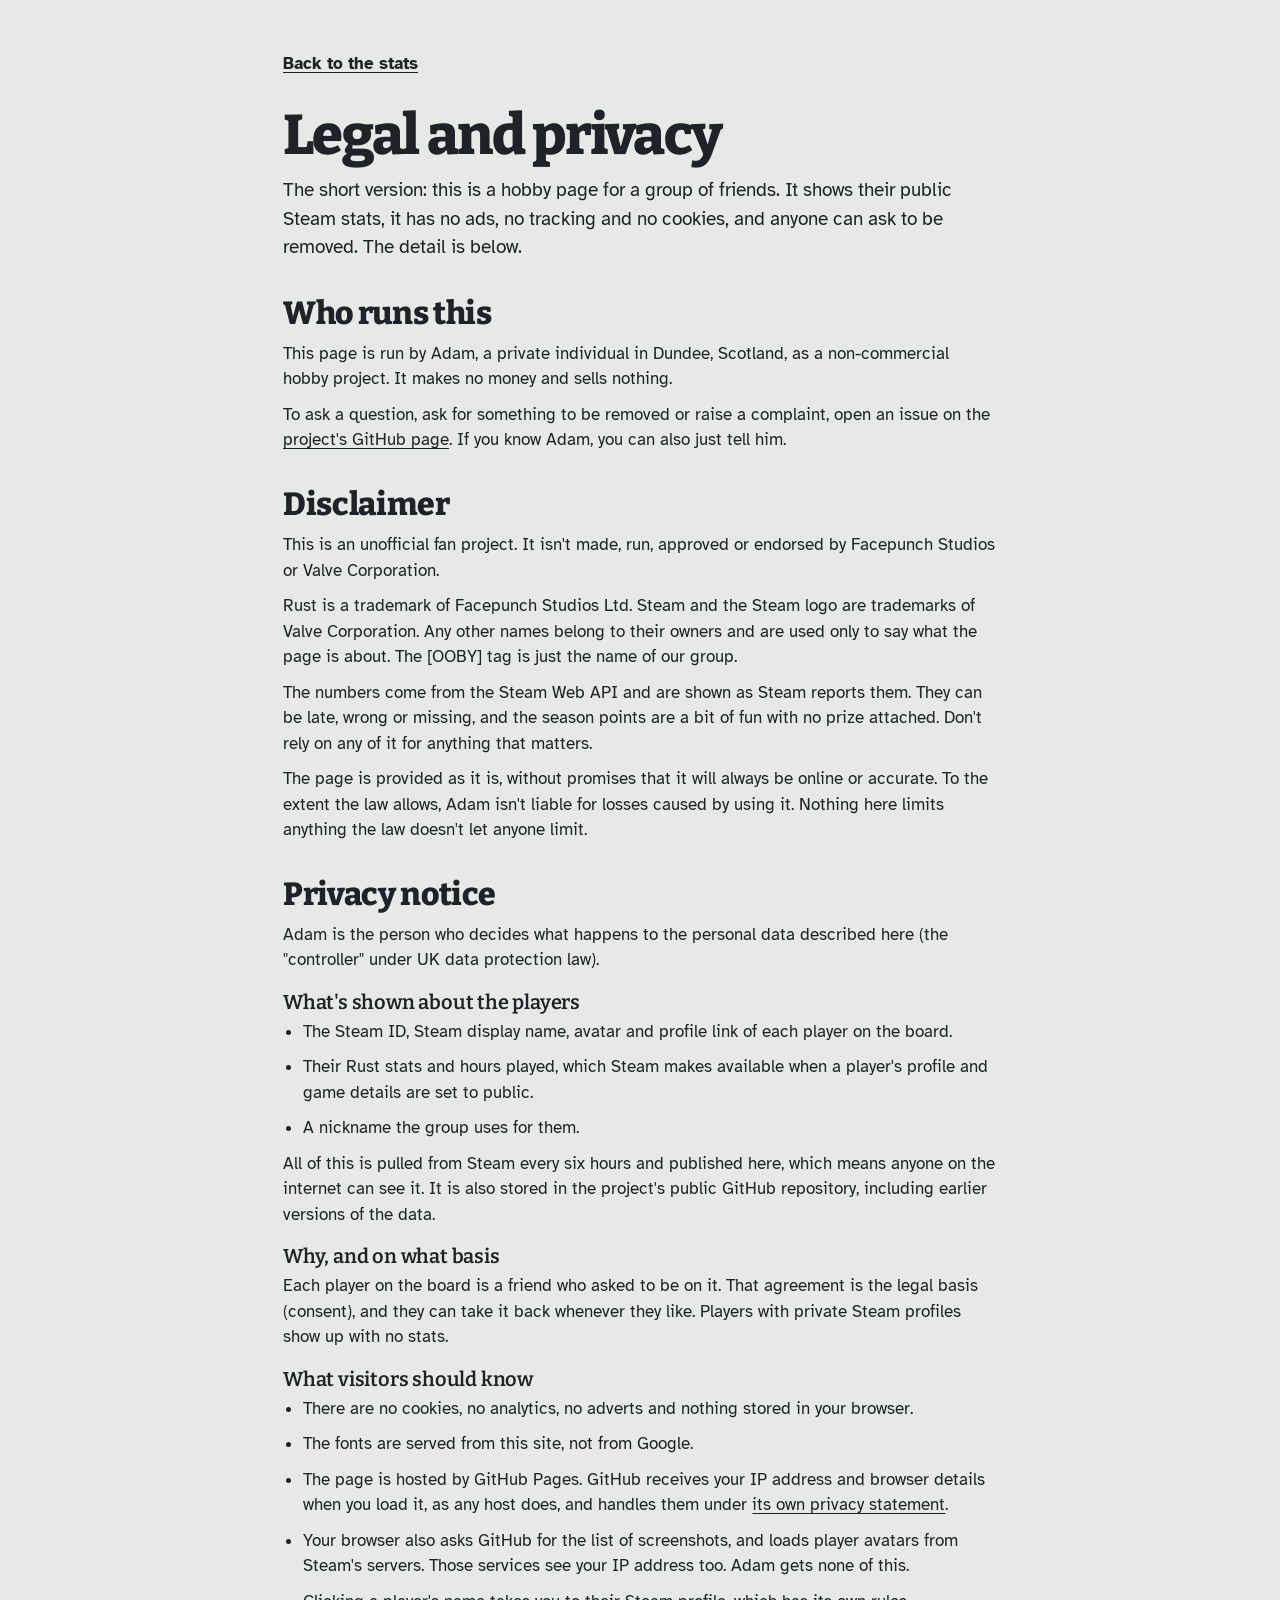
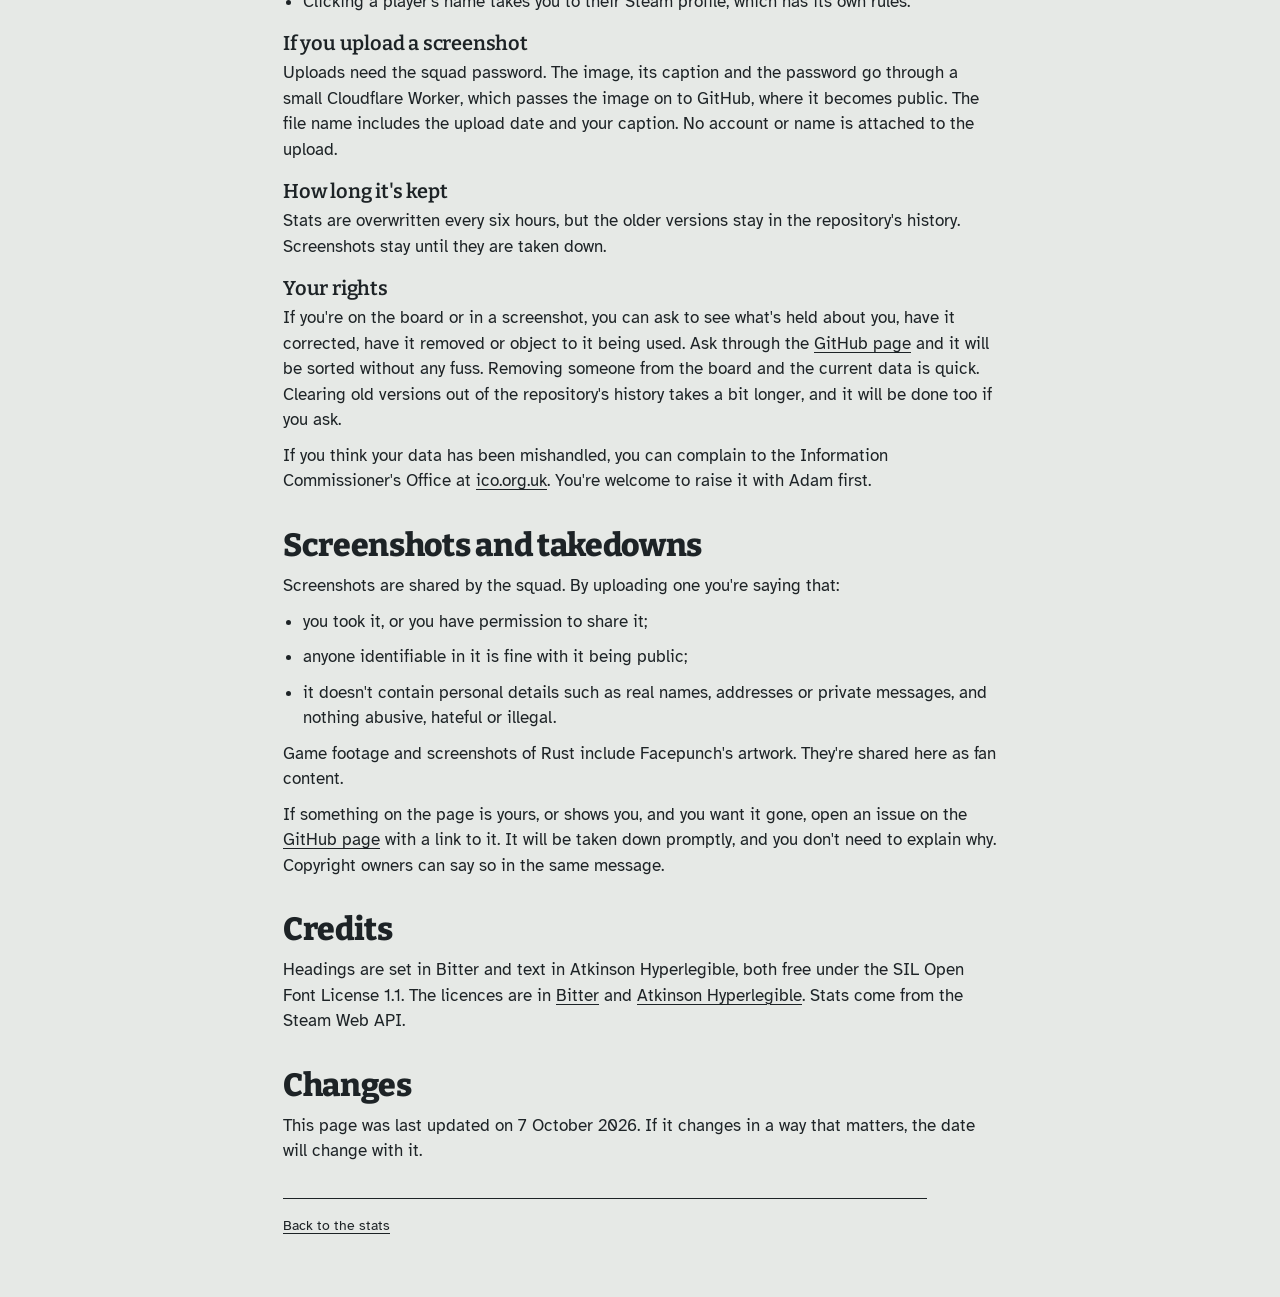
<file: docs/legal.html>
<!DOCTYPE html>
<html lang="en">
<head>
<meta charset="UTF-8">
<meta name="viewport" content="width=device-width, initial-scale=1.0">
<title>Legal and privacy | OOBY Rust stats</title>
<meta name="description" content="Disclaimer, privacy notice and takedown details for the OOBY Rust stats page.">
<link rel="preload" href="assets/fonts/bitter-latin-800-normal.woff2" as="font" type="font/woff2" crossorigin>
<link rel="stylesheet" href="assets/style.css">
</head>
<body>
<div class="wrap legal">

  <a class="back" href="./">Back to the stats</a>

  <h1>Legal and privacy</h1>
  <p class="lede">The short version: this is a hobby page for a group of friends. It shows their public Steam stats, it has no ads, no tracking and no cookies, and anyone can ask to be removed. The detail is below.</p>

  <section id="about">
    <h2>Who runs this</h2>
    <p>This page is run by Adam, a private individual in Dundee, Scotland, as a non-commercial hobby project. It makes no money and sells nothing.</p>
    <p>To ask a question, ask for something to be removed or raise a complaint, open an issue on the <a href="https://github.com/adamclarkq9-arch/OOBY-stats/issues">project's GitHub page</a>. If you know Adam, you can also just tell him.</p>
  </section>

  <section id="disclaimer">
    <h2>Disclaimer</h2>
    <p>This is an unofficial fan project. It isn't made, run, approved or endorsed by Facepunch Studios or Valve Corporation.</p>
    <p>Rust is a trademark of Facepunch Studios Ltd. Steam and the Steam logo are trademarks of Valve Corporation. Any other names belong to their owners and are used only to say what the page is about. The [OOBY] tag is just the name of our group.</p>
    <p>The numbers come from the Steam Web API and are shown as Steam reports them. They can be late, wrong or missing, and the season points are a bit of fun with no prize attached. Don't rely on any of it for anything that matters.</p>
    <p>The page is provided as it is, without promises that it will always be online or accurate. To the extent the law allows, Adam isn't liable for losses caused by using it. Nothing here limits anything the law doesn't let anyone limit.</p>
  </section>

  <section id="privacy">
    <h2>Privacy notice</h2>
    <p>Adam is the person who decides what happens to the personal data described here (the "controller" under UK data protection law).</p>

    <h3>What's shown about the players</h3>
    <ul>
      <li>The Steam ID, Steam display name, avatar and profile link of each player on the board.</li>
      <li>Their Rust stats and hours played, which Steam makes available when a player's profile and game details are set to public.</li>
      <li>A nickname the group uses for them.</li>
    </ul>
    <p>All of this is pulled from Steam every six hours and published here, which means anyone on the internet can see it. It is also stored in the project's public GitHub repository, including earlier versions of the data.</p>

    <h3>Why, and on what basis</h3>
    <p>Each player on the board is a friend who asked to be on it. That agreement is the legal basis (consent), and they can take it back whenever they like. Players with private Steam profiles show up with no stats.</p>

    <h3>What visitors should know</h3>
    <ul>
      <li>There are no cookies, no analytics, no adverts and nothing stored in your browser.</li>
      <li>The fonts are served from this site, not from Google.</li>
      <li>The page is hosted by GitHub Pages. GitHub receives your IP address and browser details when you load it, as any host does, and handles them under <a href="https://docs.github.com/en/site-policy/privacy-policies/github-general-privacy-statement">its own privacy statement</a>.</li>
      <li>Your browser also asks GitHub for the list of screenshots, and loads player avatars from Steam's servers. Those services see your IP address too. Adam gets none of this.</li>
      <li>Clicking a player's name takes you to their Steam profile, which has its own rules.</li>
    </ul>

    <h3>If you upload a screenshot</h3>
    <p>Uploads need the squad password. The image, its caption and the password go through a small Cloudflare Worker, which passes the image on to GitHub, where it becomes public. The file name includes the upload date and your caption. No account or name is attached to the upload.</p>

    <h3>How long it's kept</h3>
    <p>Stats are overwritten every six hours, but the older versions stay in the repository's history. Screenshots stay until they are taken down.</p>

    <h3>Your rights</h3>
    <p>If you're on the board or in a screenshot, you can ask to see what's held about you, have it corrected, have it removed or object to it being used. Ask through the <a href="https://github.com/adamclarkq9-arch/OOBY-stats/issues">GitHub page</a> and it will be sorted without any fuss. Removing someone from the board and the current data is quick. Clearing old versions out of the repository's history takes a bit longer, and it will be done too if you ask.</p>
    <p>If you think your data has been mishandled, you can complain to the Information Commissioner's Office at <a href="https://ico.org.uk/make-a-complaint/">ico.org.uk</a>. You're welcome to raise it with Adam first.</p>
  </section>

  <section id="content">
    <h2>Screenshots and takedowns</h2>
    <p>Screenshots are shared by the squad. By uploading one you're saying that:</p>
    <ul>
      <li>you took it, or you have permission to share it;</li>
      <li>anyone identifiable in it is fine with it being public;</li>
      <li>it doesn't contain personal details such as real names, addresses or private messages, and nothing abusive, hateful or illegal.</li>
    </ul>
    <p>Game footage and screenshots of Rust include Facepunch's artwork. They're shared here as fan content.</p>
    <p>If something on the page is yours, or shows you, and you want it gone, open an issue on the <a href="https://github.com/adamclarkq9-arch/OOBY-stats/issues">GitHub page</a> with a link to it. It will be taken down promptly, and you don't need to explain why. Copyright owners can say so in the same message.</p>
  </section>

  <section id="fonts">
    <h2>Credits</h2>
    <p>Headings are set in Bitter and text in Atkinson Hyperlegible, both free under the SIL Open Font License 1.1. The licences are in <a href="assets/fonts/OFL-Bitter.txt">Bitter</a> and <a href="assets/fonts/OFL-Atkinson-Hyperlegible.txt">Atkinson Hyperlegible</a>. Stats come from the Steam Web API.</p>
  </section>

  <section id="changes">
    <h2>Changes</h2>
    <p>This page was last updated on 7 October 2026. If it changes in a way that matters, the date will change with it.</p>
  </section>

  <footer>
    <p><a href="./">Back to the stats</a></p>
  </footer>
</div>
</body>
</html>
</file>
<file: docs/assets/style.css>
/* OOBY stats: shared styles for the board and the legal page.
   Fonts are self-hosted (see assets/fonts) so visitors never touch Google. */

@font-face{font-family:"Bitter";font-weight:600;font-style:normal;font-display:swap;
  src:url("fonts/bitter-latin-600-normal.woff2") format("woff2")}
@font-face{font-family:"Bitter";font-weight:800;font-style:normal;font-display:swap;
  src:url("fonts/bitter-latin-800-normal.woff2") format("woff2")}
@font-face{font-family:"Atkinson Hyperlegible";font-weight:400;font-style:normal;font-display:swap;
  src:url("fonts/atkinson-hyperlegible-latin-400-normal.woff2") format("woff2")}
@font-face{font-family:"Atkinson Hyperlegible";font-weight:700;font-style:normal;font-display:swap;
  src:url("fonts/atkinson-hyperlegible-latin-700-normal.woff2") format("woff2")}

:root{
  --concrete:#E6E9E6;   /* page */
  --paper:#F6F7F4;      /* table and cards */
  --ink:#1D2326;
  --pencil:#4F5B5E;     /* secondary text, 5.6:1 on concrete */
  --rule:#C3CAC6;
  --marker:#F2C230;     /* highlighter, the one loud thing */
  --redpen:#A82A1F;
  --slab:"Bitter",Georgia,serif;
  --sans:"Atkinson Hyperlegible",system-ui,-apple-system,"Segoe UI",sans-serif;
}

*{margin:0;padding:0;box-sizing:border-box}
html{background:var(--concrete);-webkit-text-size-adjust:100%}
body{
  font-family:var(--sans);font-size:17px;line-height:1.5;
  color:var(--ink);background:var(--concrete);
  min-height:100vh;
  padding:clamp(16px,4vw,56px);
}
.wrap{max-width:1080px;margin:0 auto}

a{color:var(--ink);text-decoration-thickness:1px;text-underline-offset:3px}
a:hover{text-decoration-thickness:2px}
:focus-visible{outline:3px solid var(--ink);outline-offset:2px}
button{font:inherit;color:inherit}

h1,h2,h3{font-family:var(--slab);font-weight:800;line-height:1.1;letter-spacing:-.01em}
h1{font-size:clamp(44px,9vw,84px);letter-spacing:-.03em}
h2{font-size:clamp(24px,3.6vw,32px)}
h3{font-size:20px;font-weight:600}

/* ---- top of the page ---- */
.top{
  display:grid;grid-template-columns:auto 1fr;gap:6px clamp(20px,4vw,48px);
  align-items:end;margin-bottom:clamp(28px,5vw,48px);
}
.top h1{grid-row:1 / span 2}
.top .intro{max-width:34em;font-size:19px;align-self:end}
.top .updated{color:var(--pencil);font-size:15px;align-self:start}
@media (max-width:640px){
  .top{grid-template-columns:1fr}
  .top h1{grid-row:auto}
}

.banner{
  display:none;background:var(--marker);padding:10px 14px;margin-bottom:22px;font-size:16px;
}
.banner.show{display:block}

section{margin-bottom:clamp(40px,6vw,64px)}
.section-head{
  display:flex;align-items:baseline;justify-content:space-between;
  gap:6px 20px;flex-wrap:wrap;margin-bottom:6px;
}
.note{color:var(--pencil);font-size:15px;max-width:44em;margin-bottom:16px}

/* ---- the highlighter ---- */
mark.hl{
  background:var(--marker);color:var(--ink);
  padding:1px 7px 2px;margin:0 -7px;
  border-radius:3px 9px 4px 10px / 7px 3px 8px 4px;
  transform:rotate(-1.1deg);display:inline-block;
  -webkit-box-decoration-break:clone;box-decoration-break:clone;
}
tbody tr:nth-child(2n) mark.hl{transform:rotate(.7deg);border-radius:8px 3px 10px 4px / 3px 8px 4px 7px}
tbody tr:nth-child(3n) mark.hl{transform:rotate(-.4deg)}

/* ---- standings ---- */
.stand-row{
  display:flex;align-items:center;gap:14px;
  padding:11px 4px;border-bottom:1px solid var(--rule);
}
.stand-row:first-child{border-top:1px solid var(--ink)}
.stand-row .rank{font-family:var(--slab);font-weight:800;font-size:28px;width:34px;flex:none;color:var(--pencil)}
.stand-row.first .rank{color:var(--ink)}
.stand-row img{width:36px;height:36px;flex:none;border-radius:50%;display:block;background:var(--rule)}
.stand-who{display:flex;flex-direction:column;line-height:1.25;min-width:120px;flex:none}
.stand-name{font-weight:700;font-size:18px}
.stand-sub{font-size:14px;color:var(--pencil)}
.stand-bar{flex:1;height:10px;position:relative}
.stand-bar i{display:block;height:100%;background:var(--pencil);border-radius:2px 6px 3px 6px / 3px 5px 3px 5px}
.stand-row.first .stand-bar i{background:var(--marker);box-shadow:0 0 0 1px var(--ink) inset}
.stand-pts{font-weight:700;font-size:19px;width:76px;text-align:right;flex:none;font-variant-numeric:tabular-nums}
.stand-pts small{font-weight:400;font-size:14px;color:var(--pencil);margin-left:4px}
.stand-row.unranked{color:var(--pencil)}
@media (max-width:560px){
  .stand-sub{display:none}
  .stand-who{min-width:0;flex:1}
  .stand-bar{display:none}
}

/* ---- the table ---- */
.toggle{display:inline-flex;margin-bottom:14px;border:2px solid var(--ink);border-radius:999px;overflow:hidden}
.toggle button{background:none;border:none;padding:6px 18px;cursor:pointer;font-weight:700;font-size:15px}
.toggle button[aria-pressed="true"]{background:var(--ink);color:var(--concrete)}
.toggle button:focus-visible{outline-offset:-5px;outline-color:var(--marker)}
.toggle button[aria-pressed="true"]:focus-visible{outline-color:var(--marker)}

.scroll{overflow-x:auto;background:var(--paper);border-top:2px solid var(--ink);border-bottom:1px solid var(--ink)}
table{width:100%;min-width:900px;border-collapse:separate;border-spacing:0}
thead th{
  text-align:right;font-weight:700;font-size:15px;white-space:nowrap;
  padding:0;border-bottom:1px solid var(--ink);
}
thead th.left{text-align:left;padding:12px 14px}
thead th button{
  background:none;border:none;cursor:pointer;width:100%;text-align:right;
  padding:12px 14px;font-weight:700;color:var(--pencil);
}
thead th button:hover{color:var(--ink)}
thead th[aria-sort] button{color:var(--ink);box-shadow:inset 0 -4px 0 var(--marker)}
thead th .arrow{font-size:11px;margin-left:4px}

tbody td{
  text-align:right;padding:11px 14px;white-space:nowrap;
  border-bottom:1px solid var(--rule);font-variant-numeric:tabular-nums;
}
tbody tr:last-child td{border-bottom:none}
tbody tr:hover td{background:#EEF0EC}
td.left{text-align:left}
td.name{position:sticky;left:0;background:var(--paper);z-index:1;box-shadow:1px 0 0 var(--rule)}
th.name{position:sticky;left:0;background:var(--paper);z-index:2}
tbody tr:hover td.name{background:#EEF0EC}
.player{display:flex;align-items:center;gap:12px}
.player .pos{font-family:var(--slab);font-weight:800;font-size:20px;color:var(--pencil);width:26px;text-align:right}
.player img{width:34px;height:34px;border-radius:50%;display:block;background:var(--rule)}
.who{display:flex;flex-direction:column;line-height:1.2}
.who a{font-weight:700;font-size:18px;text-decoration:none}
.who a:hover{text-decoration:underline}
.alias{font-size:13px;color:var(--pencil)}
tr.private td{color:var(--pencil)}
tr.private .who a{color:var(--pencil)}
.priv-label{font-style:italic}

/* ---- screenshots ---- */
.shots-grid{columns:3 250px;column-gap:14px;margin-top:18px}
.shot{
  display:block;width:100%;break-inside:avoid;margin-bottom:14px;
  background:var(--paper);border:none;padding:8px 8px 10px;cursor:pointer;text-align:left;
  box-shadow:0 1px 0 var(--rule),0 0 0 1px var(--rule);
}
.shot img{display:block;width:100%;height:auto;background:var(--rule)}
.shot span{display:block;margin-top:8px;font-size:15px;line-height:1.3}
.shot small{display:block;color:var(--pencil);font-size:13px}
.empty{color:var(--pencil);margin-top:12px}

.btn{
  background:var(--ink);color:var(--concrete);border:2px solid var(--ink);border-radius:999px;
  padding:6px 18px;font-weight:700;font-size:15px;cursor:pointer;
}
.btn:hover{background:#000}
.btn:disabled{opacity:.4;cursor:not-allowed}
.btn.ghost{background:none;color:var(--ink)}
.btn.ghost:hover{background:var(--paper)}

/* ---- overlays ---- */
.overlay{
  position:fixed;inset:0;z-index:20;background:rgba(29,35,38,.88);
  display:flex;align-items:center;justify-content:center;padding:16px;
}
.overlay[hidden]{display:none}
.lightbox{flex-direction:column;gap:12px;cursor:zoom-out}
.lightbox img{max-width:100%;max-height:82vh;background:var(--paper);padding:6px}
.lightbox p{color:var(--concrete);font-size:15px}
.lightbox .close{position:absolute;top:14px;right:14px}
.lightbox .close.btn{background:var(--concrete);color:var(--ink);border-color:var(--concrete)}

.modal-box{
  width:min(460px,100%);background:var(--paper);padding:24px;
  display:flex;flex-direction:column;gap:14px;
}
.modal-box label{display:flex;flex-direction:column;gap:4px;font-weight:700;font-size:15px}
.modal-box label span{font-weight:400;color:var(--pencil)}
.modal-box input[type=password],.modal-box input[type=text]{
  font:inherit;font-weight:400;background:#fff;border:1px solid var(--pencil);
  color:var(--ink);padding:9px 12px;width:100%;
}
.drop{
  border:2px dashed var(--pencil);padding:26px 14px;text-align:center;cursor:pointer;
  font-size:15px;color:var(--pencil);overflow:hidden;text-overflow:ellipsis;
}
.drop:hover,.drop.armed{border-color:var(--ink);color:var(--ink)}
.consent{font-size:14px;color:var(--pencil);line-height:1.4}
.modal-row{display:flex;align-items:center;justify-content:space-between;gap:10px;flex-wrap:wrap}
.up-status{font-size:14px;color:var(--pencil)}
.up-status.err{color:var(--redpen);font-weight:700}

/* ---- footer ---- */
footer{
  border-top:1px solid var(--ink);padding-top:16px;
  font-size:14px;color:var(--pencil);max-width:46em;
}
footer p+p{margin-top:8px}
footer a{color:var(--ink)}

/* ---- legal page ---- */
.legal{max-width:42em}
.legal h1{font-size:clamp(36px,7vw,56px);margin-bottom:10px}
.legal .lede{font-size:19px;margin-bottom:34px}
.legal section{margin-bottom:34px}
.legal h2{margin-bottom:10px}
.legal h3{margin:18px 0 6px}
.legal p,.legal li{margin-bottom:10px}
.legal ul{padding-left:1.2em}
.legal .back{display:inline-block;margin-bottom:28px;font-weight:700}
.legal dl{display:grid;grid-template-columns:max-content 1fr;gap:6px 18px;margin-bottom:12px}
.legal dt{font-weight:700}
.legal dd{margin:0}
@media (max-width:560px){.legal dl{grid-template-columns:1fr}}

@media (prefers-reduced-motion:no-preference){
  tbody tr td{transition:background .12s}
}
</file>
